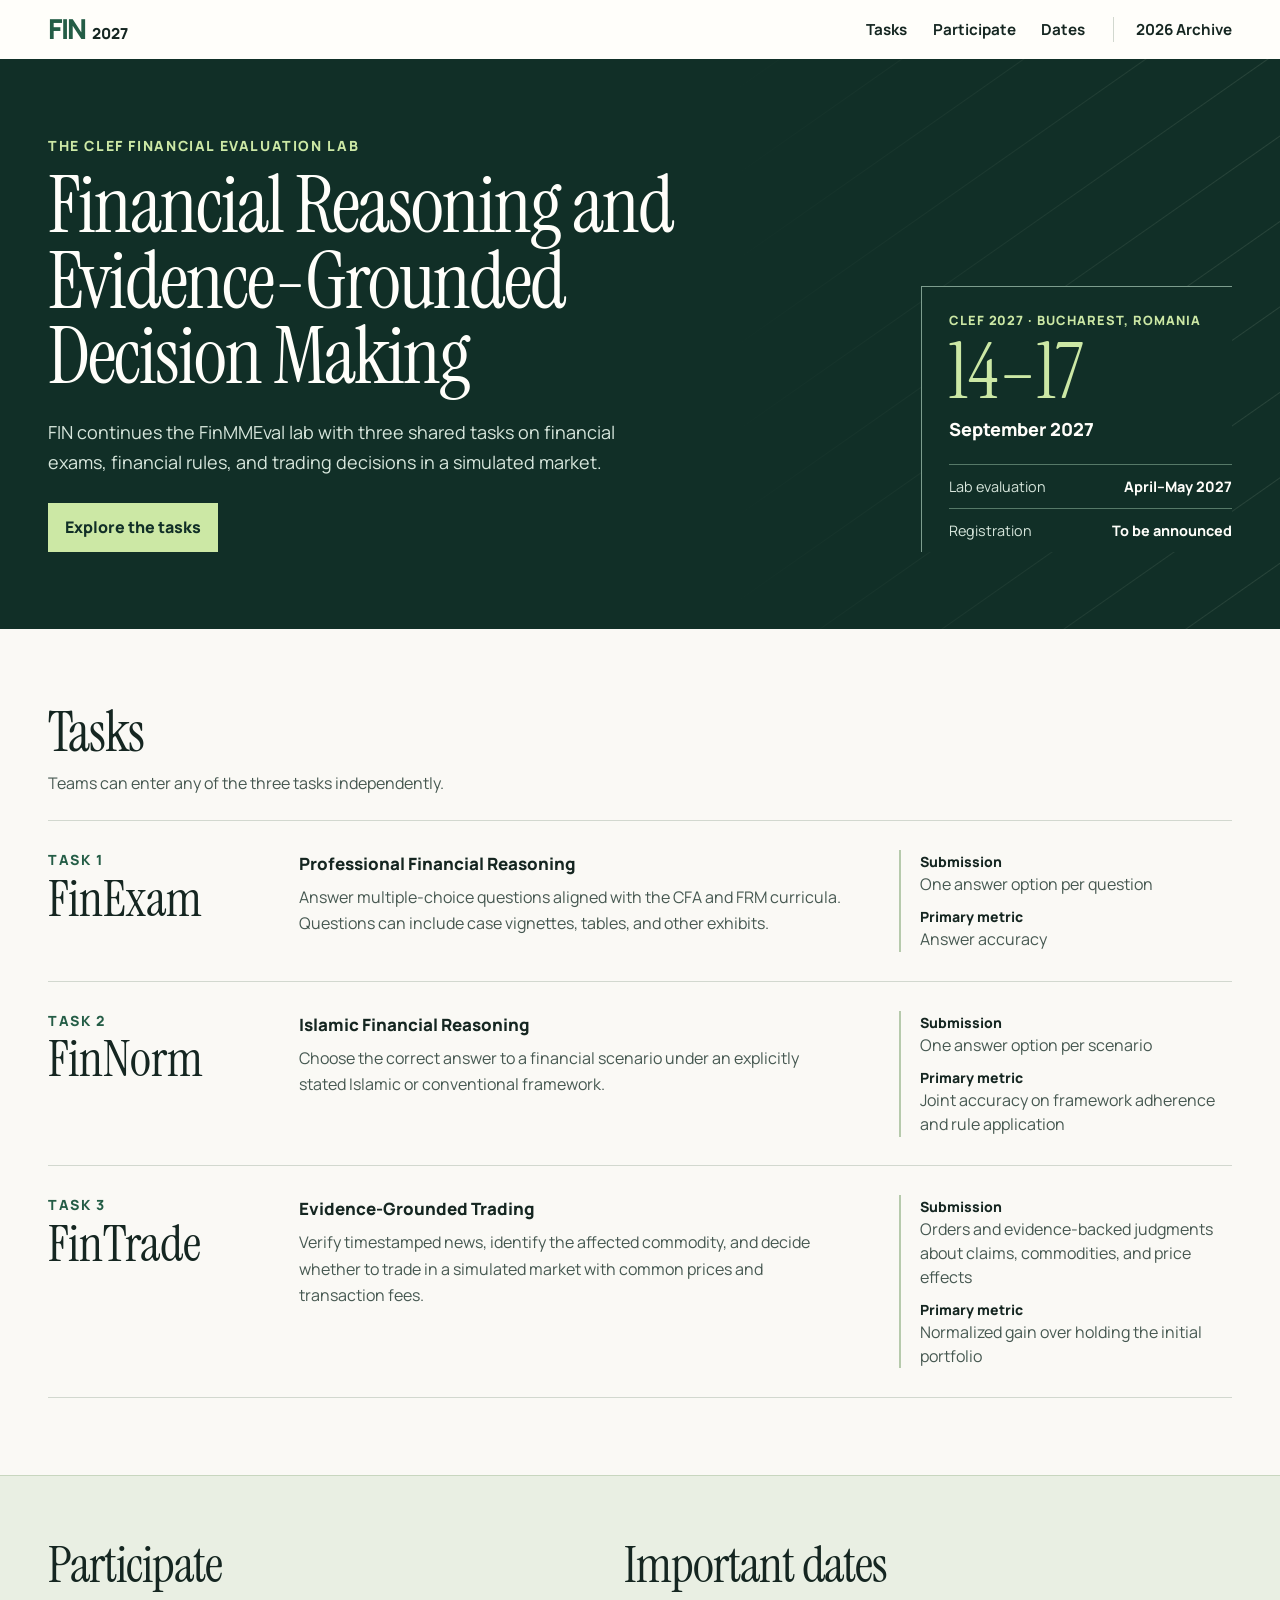
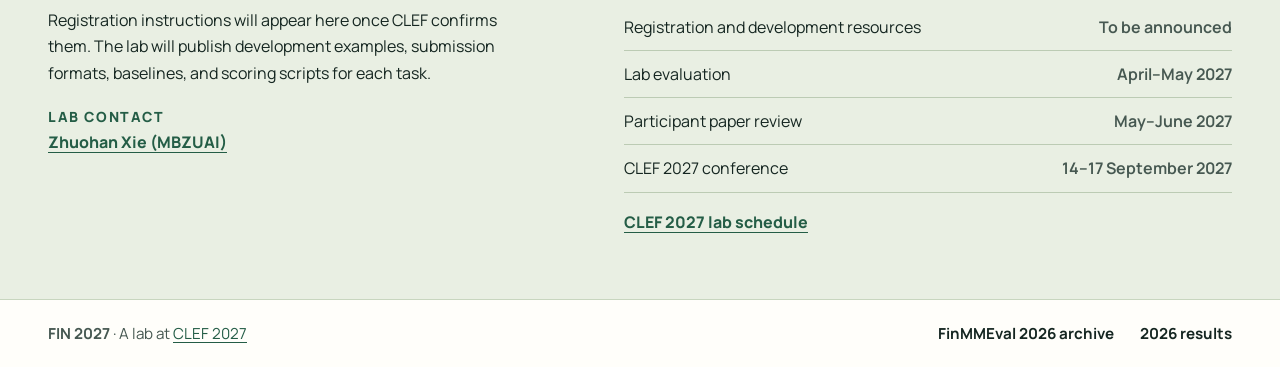
<file: docs/2027/index.html>
<!doctype html>
<html lang="en">
<head>
  <meta charset="utf-8">
  <meta name="viewport" content="width=device-width, initial-scale=1">
  <title>FIN 2027 · CLEF Financial Evaluation Lab</title>
  <meta name="description" content="FIN 2027 is the second edition of the CLEF financial evaluation lab. Find tasks, participation details, and the evaluation schedule.">
  <link rel="icon" href="../images/favicon.png">
  <link rel="preconnect" href="https://fonts.googleapis.com">
  <link rel="preconnect" href="https://fonts.gstatic.com" crossorigin>
  <link href="https://fonts.googleapis.com/css2?family=Instrument+Serif&family=Manrope:wght@400..800&display=swap" rel="stylesheet">
  <link rel="stylesheet" href="site.css">
</head>
<body>
  <a class="skip-link" href="#main">Skip to content</a>

  <header class="masthead">
    <div class="shell masthead-inner">
      <a class="wordmark" href="./" aria-current="page"><span>FIN</span> 2027</a>
      <nav aria-label="Main navigation">
        <a href="#tasks">Tasks</a>
        <a href="#participate">Participate</a>
        <a href="#dates">Dates</a>
        <a class="archive-link" href="../">2026 Archive</a>
      </nav>
    </div>
  </header>

  <main id="main">
    <section class="hero" aria-labelledby="page-title">
      <div class="shell hero-inner">
        <div class="hero-copy">
          <p class="eyebrow">The CLEF financial evaluation lab</p>
          <h1 id="page-title">Financial Reasoning and <span>Evidence-Grounded</span> Decision Making</h1>
          <p class="hero-intro">FIN continues the FinMMEval lab with three shared tasks on financial exams, financial rules, and trading decisions in a simulated market.</p>
          <a class="button" href="#tasks">Explore the tasks</a>
        </div>

        <aside class="event" aria-label="CLEF 2027 conference and campaign dates">
          <p class="eyebrow">CLEF 2027 · Bucharest, Romania</p>
          <p class="event-day">14–17</p>
          <p class="event-month">September 2027</p>
          <dl class="event-status">
            <div><dt>Lab evaluation</dt><dd>April–May 2027</dd></div>
            <div><dt>Registration</dt><dd>To be announced</dd></div>
          </dl>
        </aside>
      </div>
    </section>

    <section class="shell section" id="tasks" aria-labelledby="tasks-heading">
      <div class="section-heading">
        <h2 id="tasks-heading">Tasks</h2>
        <p>Teams can enter any of the three tasks independently.</p>
      </div>

      <article class="task" id="finexam">
        <div class="task-label">
          <p class="eyebrow">Task 1</p>
          <h3>FinExam</h3>
        </div>
        <div class="task-description">
          <p class="task-name">Professional Financial Reasoning</p>
          <p>Answer multiple-choice questions aligned with the CFA and FRM curricula. Questions can include case vignettes, tables, and other exhibits.</p>
        </div>
        <dl class="task-details">
          <div><dt>Submission</dt><dd>One answer option per question</dd></div>
          <div><dt>Primary metric</dt><dd>Answer accuracy</dd></div>
        </dl>
      </article>

      <article class="task" id="finnorm">
        <div class="task-label">
          <p class="eyebrow">Task 2</p>
          <h3>FinNorm</h3>
        </div>
        <div class="task-description">
          <p class="task-name">Islamic Financial Reasoning</p>
          <p>Choose the correct answer to a financial scenario under an explicitly stated Islamic or conventional framework.</p>
        </div>
        <dl class="task-details">
          <div><dt>Submission</dt><dd>One answer option per scenario</dd></div>
          <div><dt>Primary metric</dt><dd>Joint accuracy on framework adherence and rule application</dd></div>
        </dl>
      </article>

      <article class="task" id="fintrade">
        <div class="task-label">
          <p class="eyebrow">Task 3</p>
          <h3>FinTrade</h3>
        </div>
        <div class="task-description">
          <p class="task-name">Evidence-Grounded Trading</p>
          <p>Verify timestamped news, identify the affected commodity, and decide whether to trade in a simulated market with common prices and transaction fees.</p>
        </div>
        <dl class="task-details">
          <div><dt>Submission</dt><dd>Orders and evidence-backed judgments about claims, commodities, and price effects</dd></div>
          <div><dt>Primary metric</dt><dd>Normalized gain over holding the initial portfolio</dd></div>
        </dl>
      </article>
    </section>

    <div class="details-band">
      <div class="shell details-inner">
        <section id="participate" aria-labelledby="participate-heading">
          <h2 id="participate-heading">Participate</h2>
          <p>Registration instructions will appear here once CLEF confirms them. The lab will publish development examples, submission formats, baselines, and scoring scripts for each task.</p>
          <p class="contact"><span class="eyebrow">Lab contact</span><br><a href="mailto:zhuohan.xie@mbzuai.ac.ae">Zhuohan Xie (MBZUAI)</a></p>
        </section>

        <section id="dates" aria-labelledby="dates-heading">
          <h2 id="dates-heading">Important dates</h2>
          <dl class="timeline">
            <div><dt>Registration and development resources</dt><dd>To be announced</dd></div>
            <div><dt>Lab evaluation</dt><dd>April–May 2027</dd></div>
            <div><dt>Participant paper review</dt><dd>May–June 2027</dd></div>
            <div><dt>CLEF 2027 conference</dt><dd>14–17 September 2027</dd></div>
          </dl>
          <a href="https://clef2027.clef-initiative.eu/calls/labs/">CLEF 2027 lab schedule</a>
        </section>
      </div>
    </div>
  </main>

  <footer class="site-footer">
    <div class="shell footer-inner">
      <p><strong>FIN 2027</strong> · A lab at <a href="https://clef2027.clef-initiative.eu/">CLEF 2027</a></p>
      <nav aria-label="Previous edition">
        <a href="../">FinMMEval 2026 archive</a>
        <a href="../results.html">2026 results</a>
      </nav>
    </div>
  </footer>
</body>
</html>
</file>
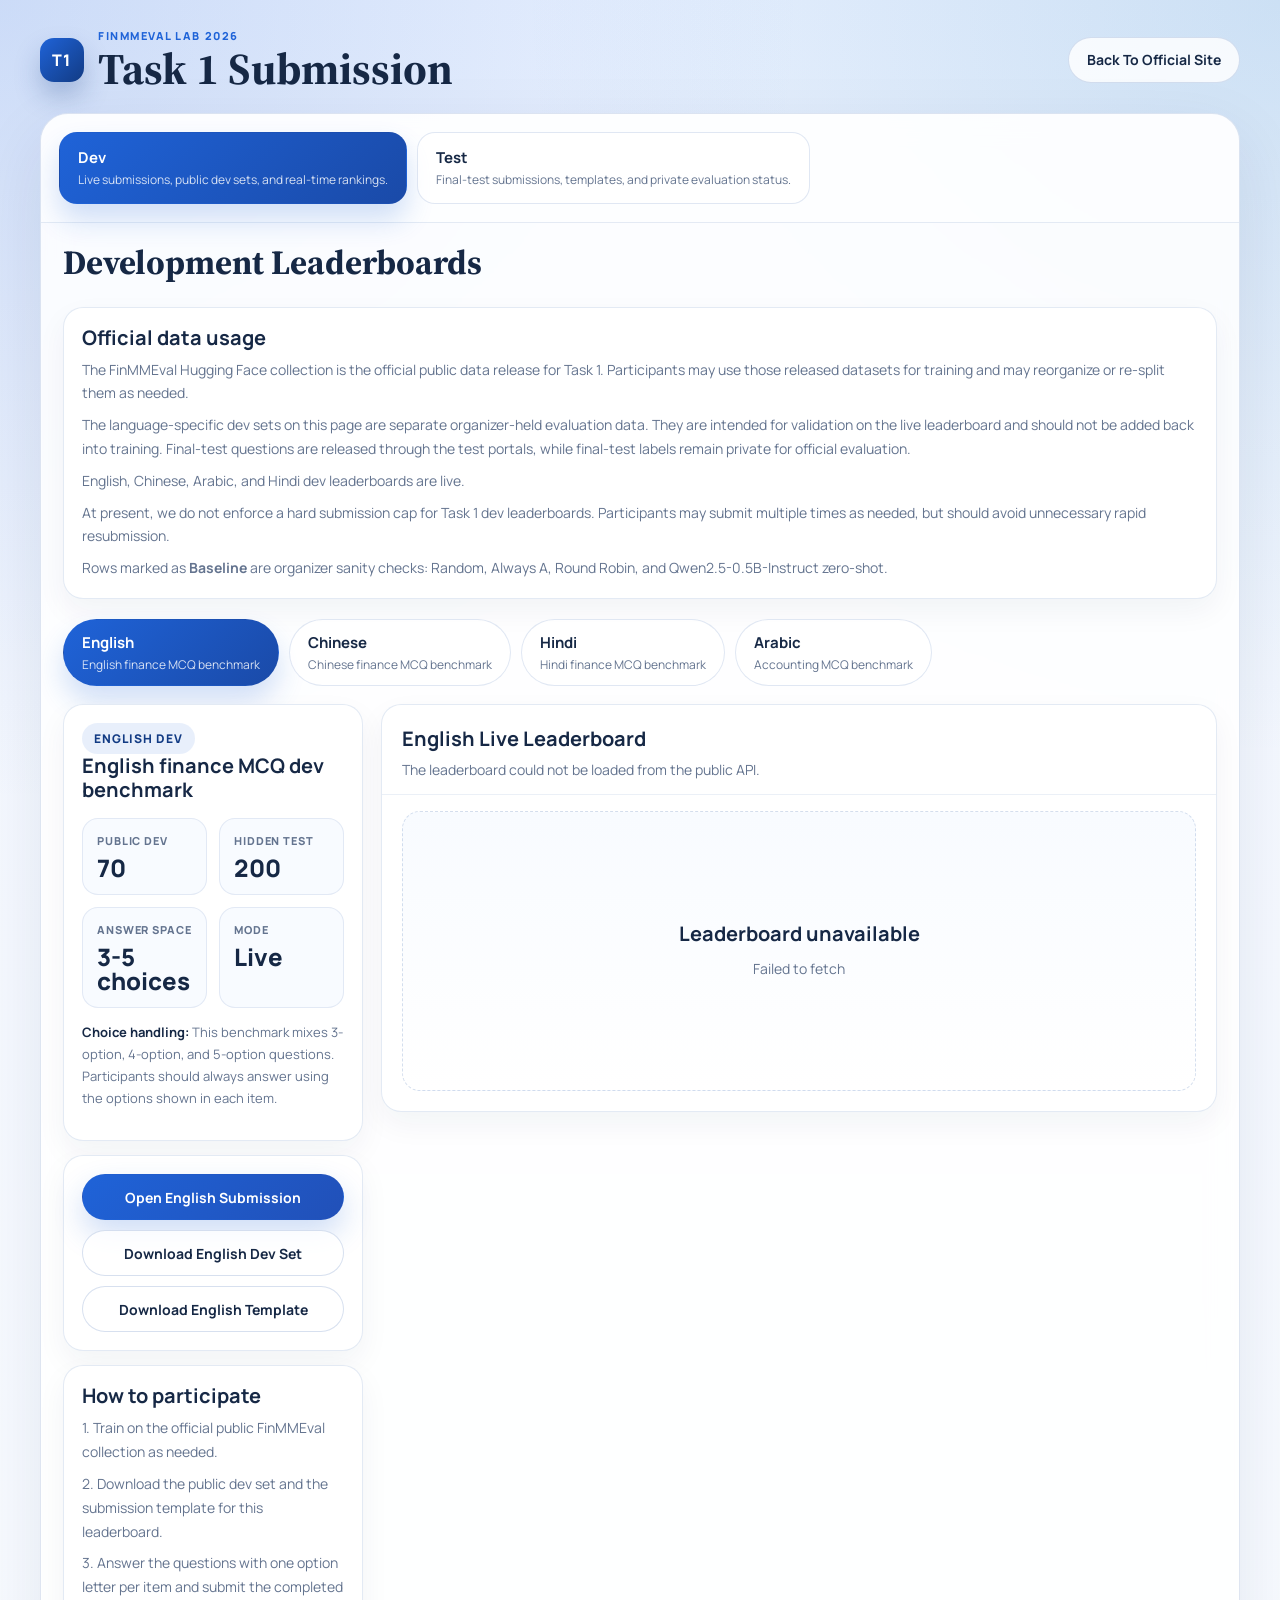
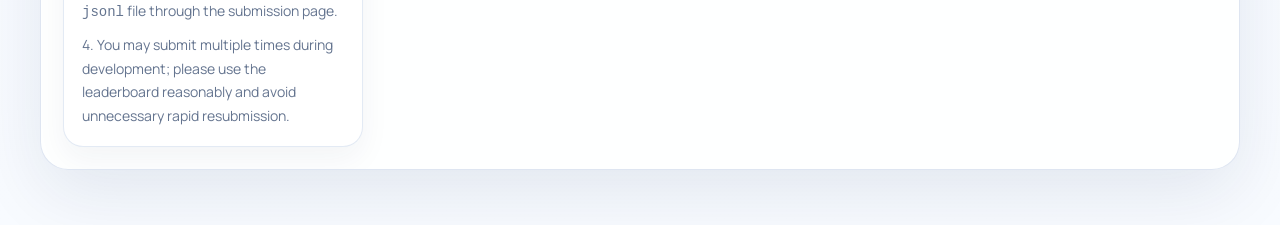
<file: docs/task1-dev.html>
<!doctype html>
<html lang="en">
<head>
  <meta charset="utf-8" />
  <meta name="viewport" content="width=device-width, initial-scale=1" />
  <title>FinMMEval Task 1 Submission</title>
  <link rel="preconnect" href="https://fonts.googleapis.com">
  <link rel="preconnect" href="https://fonts.gstatic.com" crossorigin>
  <link href="https://fonts.googleapis.com/css2?family=Manrope:wght@400;500;600;700;800&family=Source+Serif+4:wght@600;700&display=swap" rel="stylesheet">
  <style>
    :root {
      --bg: #edf3ff;
      --ink: #162845;
      --muted: #64748f;
      --panel: rgba(255, 255, 255, 0.86);
      --panel-strong: #ffffff;
      --line: rgba(145, 170, 210, 0.3);
      --accent: #1f63d8;
      --accent-deep: #123b84;
      --accent-soft: rgba(31, 99, 216, 0.1);
      --success-soft: rgba(21, 128, 61, 0.12);
      --shadow: 0 24px 70px rgba(16, 38, 74, 0.09);
      --radius-lg: 28px;
      --radius-md: 20px;
      --radius-sm: 14px;
    }

    * { box-sizing: border-box; }

    html {
      scroll-behavior: smooth;
    }

    body {
      margin: 0;
      min-height: 100vh;
      color: var(--ink);
      font-family: "Manrope", sans-serif;
      background:
        radial-gradient(circle at top left, rgba(70, 121, 214, 0.18), transparent 36%),
        radial-gradient(circle at top right, rgba(27, 120, 180, 0.14), transparent 34%),
        linear-gradient(180deg, #e9f1ff 0%, #f4f8ff 36%, #f8fbff 100%);
    }

    a {
      color: inherit;
      text-decoration: none;
    }

    .shell {
      max-width: 1240px;
      margin: 0 auto;
      padding: 28px 20px 56px;
    }

    .topbar {
      display: flex;
      align-items: center;
      justify-content: space-between;
      gap: 18px;
      margin-bottom: 18px;
    }

    .brand {
      display: flex;
      align-items: center;
      gap: 14px;
    }

    .brand-mark {
      width: 44px;
      height: 44px;
      border-radius: 14px;
      display: grid;
      place-items: center;
      background: linear-gradient(135deg, #1f63d8 0%, #123b84 100%);
      color: #fff;
      font-weight: 800;
      letter-spacing: 0.08em;
      box-shadow: 0 14px 26px rgba(18, 59, 132, 0.25);
    }

    .brand-copy {
      display: flex;
      flex-direction: column;
      gap: 4px;
    }

    .kicker {
      font-size: 11px;
      font-weight: 800;
      text-transform: uppercase;
      letter-spacing: 0.14em;
      color: var(--accent);
    }

    .title {
      font-family: "Source Serif 4", serif;
      font-size: clamp(28px, 5vw, 44px);
      line-height: 1;
      margin: 0;
    }

    .button {
      display: inline-flex;
      align-items: center;
      justify-content: center;
      min-height: 46px;
      padding: 0 18px;
      border-radius: 999px;
      border: 1px solid transparent;
      font-size: 14px;
      font-weight: 700;
      transition: 0.18s ease;
    }

    .button:hover {
      transform: translateY(-1px);
    }

    .button.primary {
      background: linear-gradient(135deg, #1f63d8 0%, #2150b8 100%);
      color: white;
      box-shadow: 0 14px 30px rgba(31, 99, 216, 0.22);
    }

    .button.secondary {
      background: rgba(255, 255, 255, 0.82);
      border-color: rgba(145, 170, 210, 0.36);
      color: var(--ink);
    }

    .frame {
      margin-top: 22px;
      background: var(--panel);
      border: 1px solid var(--line);
      border-radius: var(--radius-lg);
      box-shadow: var(--shadow);
      backdrop-filter: blur(14px);
      overflow: hidden;
    }

    .stage-tabs {
      display: flex;
      gap: 10px;
      padding: 18px;
      border-bottom: 1px solid rgba(145, 170, 210, 0.24);
      background: rgba(255, 255, 255, 0.42);
    }

    .stage-tab,
    .language-tab,
    .test-language-tab {
      border: 1px solid rgba(145, 170, 210, 0.28);
      background: rgba(255, 255, 255, 0.7);
      color: var(--ink);
      cursor: pointer;
      transition: 0.18s ease;
      font: inherit;
    }

    .stage-tab {
      min-width: 150px;
      padding: 14px 18px;
      border-radius: 18px;
      text-align: left;
    }

    .stage-tab strong,
    .language-tab strong,
    .test-language-tab strong {
      display: block;
      font-size: 15px;
      margin-bottom: 3px;
    }

    .stage-tab span {
      display: block;
      font-size: 12px;
      line-height: 1.5;
      color: var(--muted);
    }

    .stage-tab.active,
    .language-tab.active,
    .test-language-tab.active {
      background: linear-gradient(135deg, #1f63d8 0%, #1a4aa8 100%);
      color: white;
      border-color: transparent;
      box-shadow: 0 16px 28px rgba(31, 99, 216, 0.2);
    }

    .stage-tab.active span,
    .language-tab.active span,
    .test-language-tab.active span {
      color: rgba(255, 255, 255, 0.82);
    }

    .stage-panel {
      display: none;
      padding: 22px;
    }

    .stage-panel.active {
      display: block;
    }

    .dev-header {
      display: flex;
      align-items: end;
      justify-content: space-between;
      gap: 18px;
      margin-bottom: 18px;
    }

    .section-title {
      margin: 0 0 8px;
      font-family: "Source Serif 4", serif;
      font-size: clamp(24px, 3vw, 34px);
      line-height: 1.05;
    }

    .language-tabs {
      display: flex;
      flex-wrap: wrap;
      gap: 10px;
      margin-bottom: 18px;
    }

    .language-tab,
    .test-language-tab {
      border-radius: 999px;
      padding: 12px 18px;
      text-align: left;
    }

    .language-tab span,
    .test-language-tab span {
      display: block;
      font-size: 12px;
      color: var(--muted);
    }

    .language-panel,
    .test-language-panel {
      display: none;
    }

    .language-panel.active,
    .test-language-panel.active {
      display: block;
    }

    .dev-grid {
      display: grid;
      grid-template-columns: 300px minmax(0, 1fr);
      gap: 18px;
      align-items: start;
    }

    .stack {
      display: grid;
      gap: 14px;
    }

    .card {
      background: var(--panel-strong);
      border: 1px solid rgba(145, 170, 210, 0.25);
      border-radius: var(--radius-md);
      box-shadow: 0 12px 30px rgba(16, 38, 74, 0.05);
    }

    .card.pad {
      padding: 18px;
    }

    .meta-head {
      display: flex;
      align-items: start;
      justify-content: space-between;
      gap: 12px;
      margin-bottom: 16px;
    }

    .language-label {
      display: inline-flex;
      align-items: center;
      gap: 8px;
      padding: 7px 12px;
      border-radius: 999px;
      background: var(--accent-soft);
      color: var(--accent-deep);
      font-size: 12px;
      font-weight: 800;
      text-transform: uppercase;
      letter-spacing: 0.08em;
    }

    .meta-title {
      margin: 0;
      font-size: 20px;
      line-height: 1.2;
    }

    .meta-copy {
      margin: 8px 0 0;
      color: var(--muted);
      font-size: 14px;
      line-height: 1.7;
    }

    .metric-grid {
      display: grid;
      grid-template-columns: repeat(2, minmax(0, 1fr));
      gap: 12px;
    }

    .metric {
      border-radius: 16px;
      padding: 14px;
      background: #f8fbff;
      border: 1px solid rgba(145, 170, 210, 0.22);
    }

    .metric-label {
      font-size: 11px;
      color: var(--muted);
      font-weight: 800;
      letter-spacing: 0.08em;
      text-transform: uppercase;
      margin-bottom: 8px;
    }

    .metric-value {
      font-size: 24px;
      font-weight: 800;
      line-height: 1;
    }

    .metric-note {
      margin-top: 8px;
      font-size: 12px;
      color: var(--muted);
      line-height: 1.6;
    }

    .actions-grid {
      display: grid;
      gap: 10px;
    }

    .tiny-note {
      color: var(--muted);
      font-size: 13px;
      line-height: 1.7;
    }

    .tiny-note strong {
      color: var(--ink);
    }

    .leaderboard-card {
      overflow: hidden;
    }

    .leaderboard-head {
      display: flex;
      align-items: start;
      justify-content: space-between;
      gap: 14px;
      padding: 20px 20px 12px;
      border-bottom: 1px solid rgba(145, 170, 210, 0.18);
    }

    .leaderboard-head h3 {
      margin: 0;
      font-size: 20px;
    }

    .leaderboard-head p {
      margin: 6px 0 0;
      color: var(--muted);
      font-size: 14px;
      line-height: 1.7;
      max-width: 620px;
    }

    .leaderboard-status {
      text-align: right;
      font-size: 12px;
      color: var(--muted);
      line-height: 1.6;
      white-space: nowrap;
    }

    .leaderboard-summary {
      display: grid;
      grid-template-columns: repeat(3, minmax(0, 1fr));
      gap: 12px;
      padding: 16px 20px 0;
    }

    .summary-card {
      border-radius: 16px;
      padding: 14px 16px;
      background: linear-gradient(180deg, #f7faff 0%, #ffffff 100%);
      border: 1px solid rgba(145, 170, 210, 0.22);
    }

    .summary-card strong {
      display: block;
      font-size: 28px;
      line-height: 1;
      margin-top: 8px;
    }

    .summary-card span {
      font-size: 12px;
      font-weight: 800;
      color: var(--muted);
      text-transform: uppercase;
      letter-spacing: 0.08em;
    }

    .table-shell {
      padding: 16px 20px 20px;
    }

    table {
      width: 100%;
      border-collapse: collapse;
    }

    th,
    td {
      padding: 14px 12px;
      text-align: left;
      border-bottom: 1px solid rgba(145, 170, 210, 0.18);
      font-size: 14px;
      vertical-align: middle;
    }

    th {
      font-size: 12px;
      color: var(--muted);
      font-weight: 800;
      text-transform: uppercase;
      letter-spacing: 0.08em;
    }

    tbody tr:hover {
      background: rgba(31, 99, 216, 0.04);
    }

    .rank-badge {
      display: inline-flex;
      align-items: center;
      justify-content: center;
      min-width: 34px;
      height: 34px;
      padding: 0 10px;
      border-radius: 999px;
      background: var(--accent-soft);
      color: var(--accent-deep);
      font-weight: 800;
    }

    .team-name {
      font-weight: 700;
      color: var(--ink);
    }

    .team-meta {
      margin-top: 0.35rem;
      display: flex;
      flex-wrap: wrap;
      gap: 0.4rem;
    }

    .team-pill {
      display: inline-flex;
      align-items: center;
      border-radius: 999px;
      padding: 0.25rem 0.6rem;
      font-size: 0.68rem;
      font-weight: 800;
      letter-spacing: 0.06em;
      text-transform: uppercase;
      background: rgba(145, 170, 210, 0.16);
      color: var(--muted);
    }

    .team-pill.baseline {
      background: rgba(217, 119, 6, 0.12);
      color: #9a3412;
    }

    .team-pill.participant {
      background: rgba(31, 99, 216, 0.12);
      color: var(--accent-deep);
    }

    tbody tr.baseline-row {
      background: linear-gradient(180deg, rgba(245, 158, 11, 0.08), rgba(245, 158, 11, 0.02));
    }

    tbody tr.baseline-row:hover {
      background: linear-gradient(180deg, rgba(245, 158, 11, 0.12), rgba(245, 158, 11, 0.04));
    }

    .score {
      font-weight: 800;
      color: var(--accent-deep);
    }

    .empty-state,
    .error-state,
    .loading-state {
      display: grid;
      place-items: center;
      min-height: 280px;
      border-radius: 18px;
      border: 1px dashed rgba(145, 170, 210, 0.38);
      background: linear-gradient(180deg, #f8fbff 0%, #ffffff 100%);
      padding: 28px;
      text-align: center;
    }

    .empty-state strong,
    .error-state strong,
    .loading-state strong {
      display: block;
      font-size: 20px;
      margin-bottom: 10px;
    }

    .empty-state p,
    .error-state p,
    .loading-state p {
      margin: 0;
      max-width: 540px;
      color: var(--muted);
      line-height: 1.7;
      font-size: 14px;
    }

    @media (max-width: 1040px) {
      .dev-grid {
        grid-template-columns: 1fr;
      }

      .leaderboard-summary {
        grid-template-columns: 1fr;
      }
    }

    @media (max-width: 720px) {
      .shell {
        padding-left: 14px;
        padding-right: 14px;
      }

      .topbar,
      .dev-header {
        flex-direction: column;
        align-items: start;
      }

      .stage-tabs {
        flex-direction: column;
      }

      .metric-grid {
        grid-template-columns: 1fr;
      }

      .leaderboard-head,
      .leaderboard-status {
        text-align: left;
      }

      th:nth-child(5),
      td:nth-child(5),
      th:nth-child(6),
      td:nth-child(6) {
        display: none;
      }
    }
  </style>
</head>
<body>
  <div class="shell">
    <div class="topbar">
      <div>
        <div class="brand">
          <div class="brand-mark">T1</div>
          <div class="brand-copy">
            <div class="kicker">FinMMEval Lab 2026</div>
            <h1 class="title">Task 1 Submission</h1>
          </div>
        </div>
      </div>
      <a href="./" class="button secondary">Back To Official Site</a>
    </div>

    <section class="frame">
      <div class="stage-tabs">
        <button class="stage-tab active" data-stage="dev">
          <strong>Dev</strong>
          <span>Live submissions, public dev sets, and real-time rankings.</span>
        </button>
        <button class="stage-tab" data-stage="test">
          <strong>Test</strong>
          <span>Final-test submissions, templates, and private evaluation status.</span>
        </button>
      </div>

      <div class="stage-panel active" id="stage-dev">
        <div class="dev-header">
          <div>
            <h2 class="section-title">Development Leaderboards</h2>
          </div>
        </div>

        <div class="card pad" style="margin-bottom: 20px;">
          <h3 class="meta-title">Official data usage</h3>
          <p class="meta-copy">The FinMMEval Hugging Face collection is the official public data release for Task 1. Participants may use those released datasets for training and may reorganize or re-split them as needed.</p>
          <p class="meta-copy">The language-specific dev sets on this page are separate organizer-held evaluation data. They are intended for validation on the live leaderboard and should not be added back into training. Final-test questions are released through the test portals, while final-test labels remain private for official evaluation.</p>
          <p class="meta-copy">English, Chinese, Arabic, and Hindi dev leaderboards are live.</p>
          <p class="meta-copy">At present, we do not enforce a hard submission cap for Task 1 dev leaderboards. Participants may submit multiple times as needed, but should avoid unnecessary rapid resubmission.</p>
          <p class="meta-copy">Rows marked as <strong>Baseline</strong> are organizer sanity checks: Random, Always A, Round Robin, and Qwen2.5-0.5B-Instruct zero-shot.</p>
        </div>

        <div class="language-tabs">
          <button class="language-tab active" data-language="english">
            <strong>English</strong>
            <span>English finance MCQ benchmark</span>
          </button>
          <button class="language-tab" data-language="chinese">
            <strong>Chinese</strong>
            <span>Chinese finance MCQ benchmark</span>
          </button>
          <button class="language-tab" data-language="hindi">
            <strong>Hindi</strong>
            <span>Hindi finance MCQ benchmark</span>
          </button>
          <button class="language-tab" data-language="arabic">
            <strong>Arabic</strong>
            <span>Accounting MCQ benchmark</span>
          </button>
        </div>

        <div class="language-panel active" id="panel-english"></div>
        <div class="language-panel" id="panel-chinese"></div>
        <div class="language-panel" id="panel-arabic"></div>
        <div class="language-panel" id="panel-hindi"></div>
      </div>

      <div class="stage-panel" id="stage-test">
        <div class="dev-header">
          <div>
            <h2 class="section-title">Final Test Submissions</h2>
          </div>
        </div>

        <div class="card pad" style="margin-bottom: 20px;">
          <h3 class="meta-title">Official final-test results</h3>
          <p class="meta-copy"><strong>Final deadline:</strong> 25 May 2026 AoE. The Task 1 and Task 2 final-test submission window has closed.</p>
          <p class="meta-copy">Official Task 1 and Task 2 final leaderboards have been released after organizer-side validation. The status tables below remain available for submission-history checks.</p>
          <p class="meta-copy"><a href="results.html">Open the final leaderboards</a>.</p>
        </div>

        <div class="language-tabs">
          <button class="test-language-tab active" data-test-language="english">
            <strong>English</strong>
            <span>English finance MCQ benchmark</span>
          </button>
          <button class="test-language-tab" data-test-language="chinese">
            <strong>Chinese</strong>
            <span>Chinese finance MCQ benchmark</span>
          </button>
          <button class="test-language-tab" data-test-language="hindi">
            <strong>Hindi</strong>
            <span>Hindi finance MCQ benchmark</span>
          </button>
          <button class="test-language-tab" data-test-language="arabic">
            <strong>Arabic</strong>
            <span>Accounting MCQ benchmark</span>
          </button>
        </div>

        <div class="test-language-panel active" id="test-panel-english"></div>
        <div class="test-language-panel" id="test-panel-chinese"></div>
        <div class="test-language-panel" id="test-panel-arabic"></div>
        <div class="test-language-panel" id="test-panel-hindi"></div>
          </div>
    </section>
  </div>

  <script>
    const LANGUAGE_CONFIG = {
      english: {
        label: "English",
        subtitle: "English finance MCQ dev benchmark",
        description: "",
        devCount: 70,
        hiddenCount: 200,
        answerSpace: "3-5 choices",
        answerNote: "This benchmark mixes 3-option, 4-option, and 5-option questions. Participants should always answer using the options shown in each item.",
        submitUrl: "https://mbzuai-finmmeval-task1-english-dev-portal.hf.space/task1/dev/submit",
        downloadUrl: "https://mbzuai-finmmeval-task1-english-dev-portal.hf.space/api/task1/devset/download",
        templateUrl: "https://mbzuai-finmmeval-task1-english-dev-portal.hf.space/api/task1/template/download",
        leaderboardApi: "https://mbzuai-finmmeval-task1-english-dev-portal.hf.space/api/task1/leaderboard",
      },
      chinese: {
        label: "Chinese",
        subtitle: "Chinese finance MCQ dev benchmark",
        description: "",
        devCount: 71,
        hiddenCount: 200,
        answerSpace: "3-5 choices",
        answerNote: "This benchmark mixes 3-option, 4-option, and 5-option questions. Participants should always answer using the options shown in each item.",
        submitUrl: "https://mbzuai-finmmeval-task1-chinese-dev-portal.hf.space/task1/dev/submit",
        downloadUrl: "https://mbzuai-finmmeval-task1-chinese-dev-portal.hf.space/api/task1/devset/download",
        templateUrl: "https://mbzuai-finmmeval-task1-chinese-dev-portal.hf.space/api/task1/template/download",
        leaderboardApi: "https://mbzuai-finmmeval-task1-chinese-dev-portal.hf.space/api/task1/leaderboard",
      },
      arabic: {
        label: "Arabic",
        subtitle: "Accounting and auditing MCQ dev benchmark",
        description: "",
        devCount: 97,
        hiddenCount: 200,
        answerSpace: "4-5 choices",
        answerNote: "This benchmark mixes 4-option and 5-option questions. Participants should always answer using the options shown in each item.",
        submitUrl: "https://mbzuai-finmmeval-task1-arabic-dev-portal.hf.space/task1/dev/submit",
        downloadUrl: "https://mbzuai-finmmeval-task1-arabic-dev-portal.hf.space/api/task1/devset/download",
        templateUrl: "https://mbzuai-finmmeval-task1-arabic-dev-portal.hf.space/api/task1/template/download",
        leaderboardApi: "https://mbzuai-finmmeval-task1-arabic-dev-portal.hf.space/api/task1/leaderboard",
      },
      hindi: {
        label: "Hindi",
        subtitle: "Hindi finance MCQ dev benchmark",
        description: "",
        devCount: 100,
        hiddenCount: 200,
        answerSpace: "4 choices",
        answerNote: "All released Hindi dev questions use four answer choices.",
        submitUrl: "https://mbzuai-finmmeval-task1-hindi-dev-portal.hf.space/task1/dev/submit",
        downloadUrl: "https://mbzuai-finmmeval-task1-hindi-dev-portal.hf.space/api/task1/devset/download",
        templateUrl: "https://mbzuai-finmmeval-task1-hindi-dev-portal.hf.space/api/task1/template/download",
        leaderboardApi: "https://mbzuai-finmmeval-task1-hindi-dev-portal.hf.space/api/task1/leaderboard",
      },
    };

    const TEST_LANGUAGE_CONFIG = {
      english: {
        label: "English",
        subtitle: "English finance MCQ final test benchmark",
        testCount: 200,
        answerSpace: "3-5 choices",
        answerNote: "This benchmark mixes 3-option, 4-option, and 5-option questions. Participants should always answer using the options shown in each item.",
        submitUrl: "https://mbzuai-finmmeval-task1-english-final-portal.hf.space/task1/dev/submit",
        downloadUrl: "https://mbzuai-finmmeval-task1-english-final-portal.hf.space/api/task1/devset/download",
        templateUrl: "https://mbzuai-finmmeval-task1-english-final-portal.hf.space/api/task1/template/download",
        statusUrl: "https://mbzuai-finmmeval-task1-english-final-portal.hf.space/task1/dev/leaderboard",
        statusApi: "https://mbzuai-finmmeval-task1-english-final-portal.hf.space/api/task1/leaderboard",
      },
      chinese: {
        label: "Chinese",
        subtitle: "Chinese finance MCQ final test benchmark",
        testCount: 200,
        answerSpace: "3-5 choices",
        answerNote: "This benchmark mixes 3-option, 4-option, and 5-option questions. Participants should always answer using the options shown in each item.",
        submitUrl: "https://mbzuai-finmmeval-task1-chinese-final-portal.hf.space/task1/dev/submit",
        downloadUrl: "https://mbzuai-finmmeval-task1-chinese-final-portal.hf.space/api/task1/devset/download",
        templateUrl: "https://mbzuai-finmmeval-task1-chinese-final-portal.hf.space/api/task1/template/download",
        statusUrl: "https://mbzuai-finmmeval-task1-chinese-final-portal.hf.space/task1/dev/leaderboard",
        statusApi: "https://mbzuai-finmmeval-task1-chinese-final-portal.hf.space/api/task1/leaderboard",
      },
      arabic: {
        label: "Arabic",
        subtitle: "Accounting and auditing MCQ final test benchmark",
        testCount: 200,
        answerSpace: "4-5 choices",
        answerNote: "This benchmark mixes 4-option and 5-option questions. Participants should always answer using the options shown in each item.",
        submitUrl: "https://mbzuai-finmmeval-task1-arabic-final-portal.hf.space/task1/dev/submit",
        downloadUrl: "https://mbzuai-finmmeval-task1-arabic-final-portal.hf.space/api/task1/devset/download",
        templateUrl: "https://mbzuai-finmmeval-task1-arabic-final-portal.hf.space/api/task1/template/download",
        statusUrl: "https://mbzuai-finmmeval-task1-arabic-final-portal.hf.space/task1/dev/leaderboard",
        statusApi: "https://mbzuai-finmmeval-task1-arabic-final-portal.hf.space/api/task1/leaderboard",
      },
      hindi: {
        label: "Hindi",
        subtitle: "Hindi finance MCQ final test benchmark",
        testCount: 200,
        answerSpace: "4 choices",
        answerNote: "All Hindi final-test questions use four answer choices.",
        submitUrl: "https://mbzuai-finmmeval-task1-hindi-final-portal.hf.space/task1/dev/submit",
        downloadUrl: "https://mbzuai-finmmeval-task1-hindi-final-portal.hf.space/api/task1/devset/download",
        templateUrl: "https://mbzuai-finmmeval-task1-hindi-final-portal.hf.space/api/task1/template/download",
        statusUrl: "https://mbzuai-finmmeval-task1-hindi-final-portal.hf.space/task1/dev/leaderboard",
        statusApi: "https://mbzuai-finmmeval-task1-hindi-final-portal.hf.space/api/task1/leaderboard",
      },
    };

    function baselineTypeLabel(row) {
      const name = String(row.display_name || row.model_name || "").toLowerCase();
      const baselineMatchers = [
        "random baseline",
        "always a",
        "round robin",
        "qwen2.5-0.5b-instruct zero shot",
        "llm zero-shot",
      ];
      return baselineMatchers.some((token) => name.includes(token)) ? "Baseline" : "Participant";
    }

    function normalizedDisplayName(row) {
      const rawName = String(row.display_name || row.model_name || "");
      return rawName.replace(/\s+(Arabic|Hindi|English|Chinese)\s*$/i, "").trim();
    }

    const leaderboardCache = {};
    const testLeaderboardCache = {};
    let currentStage = "dev";
    let currentLanguage = "english";
    let currentTestLanguage = "english";

    function formatPercent(value) {
      const number = Number(value || 0) * 100;
      return `${number.toFixed(2)}%`;
    }

    function formatTimestamp(value) {
      if (!value) {
        return "Not available";
      }
      const date = new Date(value);
      if (Number.isNaN(date.getTime())) {
        return value;
      }
      return `${date.toLocaleString("en-US", {
        timeZone: "UTC",
        year: "numeric",
        month: "short",
        day: "2-digit",
        hour: "2-digit",
        minute: "2-digit",
        second: "2-digit",
        hour12: false,
      })} UTC`;
    }

    function escapeHtml(value) {
      return String(value ?? "")
        .replaceAll("&", "&amp;")
        .replaceAll("<", "&lt;")
        .replaceAll(">", "&gt;")
        .replaceAll('"', "&quot;")
        .replaceAll("'", "&#39;");
    }

    function renderTableRows(rows) {
      return rows.map((row) => {
        const uploadedAt = row.uploaded_at ? formatTimestamp(row.uploaded_at) : "Unknown";
        const displayName = normalizedDisplayName(row);
        const typeLabel = baselineTypeLabel(row);
        const isBaseline = typeLabel === "Baseline";
        return `
          <tr class="${isBaseline ? "baseline-row" : ""}">
            <td><span class="rank-badge">#${escapeHtml(row.rank)}</span></td>
            <td>
              <div class="team-name">${escapeHtml(displayName)}</div>
              <div class="team-meta">
                <span class="team-pill ${isBaseline ? "baseline" : "participant"}">${typeLabel}</span>
              </div>
            </td>
            <td class="score">${formatPercent(row.accuracy)}</td>
            <td>${escapeHtml(row.correct)}/${escapeHtml(row.total)}</td>
            <td>${formatPercent(row.coverage)}</td>
            <td>${escapeHtml(uploadedAt)}</td>
          </tr>
        `;
      }).join("");
    }

    function renderLeaderboardCard(language, state) {
      const config = LANGUAGE_CONFIG[language];

      if (state.status === "loading") {
        return `
          <div class="card leaderboard-card">
            <div class="leaderboard-head">
              <div>
                <h3>${escapeHtml(config.label)} Live Leaderboard</h3>
                <p>Fetching the latest leaderboard data directly from the public portal API.</p>
              </div>
            </div>
            <div class="table-shell">
              <div class="loading-state">
                <div>
                  <strong>Loading leaderboard</strong>
                  <p>The hub is requesting the latest ranking data for the ${escapeHtml(config.label)} benchmark.</p>
                </div>
              </div>
            </div>
          </div>
        `;
      }

      if (state.status === "error") {
        return `
          <div class="card leaderboard-card">
            <div class="leaderboard-head">
              <div>
                <h3>${escapeHtml(config.label)} Live Leaderboard</h3>
                <p>The leaderboard could not be loaded from the public API.</p>
              </div>
            </div>
            <div class="table-shell">
              <div class="error-state">
                <div>
                  <strong>Leaderboard unavailable</strong>
                  <p>${escapeHtml(state.message || "The public leaderboard API did not respond as expected. Please try again shortly.")}</p>
                </div>
              </div>
            </div>
          </div>
        `;
      }

      const payload = state.payload || {};
      const overall = Array.isArray(payload.overall) ? payload.overall : [];
      const dataset = payload.dataset || {};
      const topAccuracy = overall.length ? formatPercent(overall[0].accuracy) : "0.00%";
      const submissions = dataset.submission_count ?? overall.length;
      const lastUpdated = formatTimestamp(dataset.last_updated);

      let tableMarkup = `
        <div class="empty-state">
          <div>
            <strong>No submissions yet</strong>
            <p>The ${escapeHtml(config.label)} dev leaderboard is live, but no participant submissions have been recorded yet.</p>
          </div>
        </div>
      `;

      if (overall.length) {
        tableMarkup = `
          <table>
            <thead>
              <tr>
                <th>Rank</th>
                <th>Team</th>
                <th>Accuracy</th>
                <th>Correct</th>
                <th>Coverage</th>
                <th>Updated</th>
              </tr>
            </thead>
            <tbody>${renderTableRows(overall)}</tbody>
          </table>
        `;
      }

      return `
        <div class="card leaderboard-card">
          <div class="leaderboard-head">
            <div>
              <h3>${escapeHtml(config.label)} Live Leaderboard</h3>
            </div>
            <div class="leaderboard-status">
              <div>Last updated</div>
              <strong>${escapeHtml(lastUpdated)}</strong>
            </div>
          </div>
          <div class="leaderboard-summary">
            <div class="summary-card">
              <span>Submissions</span>
              <strong>${escapeHtml(submissions)}</strong>
            </div>
            <div class="summary-card">
              <span>Top Accuracy</span>
              <strong>${escapeHtml(topAccuracy)}</strong>
            </div>
            <div class="summary-card">
              <span>Leaderboard State</span>
              <strong>${overall.length ? "Live" : "Empty"}</strong>
            </div>
          </div>
          <div class="table-shell">${tableMarkup}</div>
        </div>
      `;
    }

    function renderTestStatusRows(rows) {
      return rows.map((row) => `
        <tr>
          <td>
            <div class="team-name">${escapeHtml(row.team_name || "Submitted team")}</div>
            <div class="team-meta">
              <span class="team-pill participant">Submitted</span>
            </div>
          </td>
          <td>${escapeHtml(formatTimestamp(row.uploaded_at))}</td>
          <td>${formatPercent(row.coverage)}</td>
          <td>${row.completed ? "completed" : "pending"}</td>
        </tr>
      `).join("");
    }

    function renderTestStatusCard(language, state) {
      const config = TEST_LANGUAGE_CONFIG[language];

      if (state.status === "loading") {
        return `
          <div class="card leaderboard-card">
            <div class="leaderboard-head">
              <div>
                <h3>${escapeHtml(config.label)} Final Test Status</h3>
                <p>Fetching the latest final-test submission status.</p>
              </div>
            </div>
            <div class="table-shell">
              <div class="loading-state">
                <div>
                  <strong>Loading submission status</strong>
                  <p>The hub is requesting the latest status data for the ${escapeHtml(config.label)} final test.</p>
                </div>
              </div>
            </div>
          </div>
        `;
      }

      if (state.status === "error") {
        return `
          <div class="card leaderboard-card">
            <div class="leaderboard-head">
              <div>
                <h3>${escapeHtml(config.label)} Final Test Status</h3>
                <p>The submission status could not be loaded from the public API.</p>
              </div>
            </div>
            <div class="table-shell">
              <div class="error-state">
                <div>
                  <strong>Status unavailable</strong>
                  <p>${escapeHtml(state.message || "The public status API did not respond as expected. Please try again shortly.")}</p>
                </div>
              </div>
            </div>
          </div>
        `;
      }

      const payload = state.payload || {};
      const rows = Array.isArray(payload.submissions) ? payload.submissions : [];
      const dataset = payload.dataset || {};
      const submissions = dataset.submission_count ?? rows.length;
      const completed = rows.filter((row) => row.completed).length;
      const lastUpdated = formatTimestamp(dataset.last_updated);

      let tableMarkup = `
        <div class="empty-state">
          <div>
            <strong>No submissions yet</strong>
            <p>No active ${escapeHtml(config.label)} final-test submissions have been recorded yet.</p>
          </div>
        </div>
      `;

      if (rows.length) {
        tableMarkup = `
          <table>
            <thead>
              <tr>
                <th>Team</th>
                <th>Updated</th>
                <th>Coverage</th>
                <th>Completed</th>
              </tr>
            </thead>
            <tbody>${renderTestStatusRows(rows)}</tbody>
          </table>
        `;
      }

      return `
        <div class="card leaderboard-card">
          <div class="leaderboard-head">
            <div>
              <h3>${escapeHtml(config.label)} Final Test Status</h3>
            </div>
            <div class="leaderboard-status">
              <div>Last updated</div>
              <strong>${escapeHtml(lastUpdated)}</strong>
            </div>
          </div>
          <div class="leaderboard-summary">
            <div class="summary-card">
              <span>Submissions</span>
              <strong>${escapeHtml(submissions)}</strong>
            </div>
            <div class="summary-card">
              <span>Completed</span>
              <strong>${escapeHtml(completed)}</strong>
            </div>
            <div class="summary-card">
              <span>Scores</span>
              <strong>Hidden</strong>
            </div>
          </div>
          <div class="table-shell">${tableMarkup}</div>
        </div>
      `;
    }

    function renderLanguagePanel(language) {
      const config = LANGUAGE_CONFIG[language];
      const target = document.getElementById(`panel-${language}`);
      const cachedState = leaderboardCache[language] || {status: "loading"};

      if (config.status === "paused") {
        target.innerHTML = `
          <div class="dev-grid">
            <div class="stack">
              <div class="card pad">
                <div class="meta-head">
                  <div>
                    <div class="language-label">${escapeHtml(config.label)} Dev</div>
                    <h3 class="meta-title">${escapeHtml(config.subtitle)}</h3>
                  </div>
                </div>
                <p class="meta-copy">${escapeHtml(config.pausedNote || "Stay tuned.")}</p>
              </div>
            </div>
          </div>
        `;
        return;
      }

      target.innerHTML = `
        <div class="dev-grid">
          <div class="stack">
            <div class="card pad">
              <div class="meta-head">
                <div>
                  <div class="language-label">${escapeHtml(config.label)} Dev</div>
                  <h3 class="meta-title">${escapeHtml(config.subtitle)}</h3>
                </div>
              </div>
              <div class="metric-grid">
                <div class="metric">
                  <div class="metric-label">Public Dev</div>
                  <div class="metric-value">${escapeHtml(config.devCount)}</div>
                </div>
                <div class="metric">
                  <div class="metric-label">Hidden Test</div>
                  <div class="metric-value">${escapeHtml(config.hiddenCount)}</div>
                </div>
                <div class="metric">
                  <div class="metric-label">Answer Space</div>
                  <div class="metric-value">${escapeHtml(config.answerSpace)}</div>
                </div>
                <div class="metric">
                  <div class="metric-label">Mode</div>
                  <div class="metric-value">Live</div>
                </div>
              </div>
              ${config.description ? `<p class="meta-copy">${escapeHtml(config.description)}</p>` : ""}
              <p class="tiny-note"><strong>Choice handling:</strong> ${escapeHtml(config.answerNote)}</p>
            </div>

            <div class="card pad">
              <div class="actions-grid">
                <a class="button primary" href="${escapeHtml(config.submitUrl)}">Open ${escapeHtml(config.label)} Submission</a>
                <a class="button secondary" href="${escapeHtml(config.downloadUrl)}">Download ${escapeHtml(config.label)} Dev Set</a>
                <a class="button secondary" href="${escapeHtml(config.templateUrl)}">Download ${escapeHtml(config.label)} Template</a>
              </div>
            </div>

            <div class="card pad">
              <h3 class="meta-title">How to participate</h3>
              <p class="meta-copy">1. Train on the official public FinMMEval collection as needed.</p>
              <p class="meta-copy">2. Download the public dev set and the submission template for this leaderboard.</p>
              <p class="meta-copy">3. Answer the questions with one option letter per item and submit the completed <code>jsonl</code> file through the submission page.</p>
              <p class="meta-copy">4. You may submit multiple times during development; please use the leaderboard reasonably and avoid unnecessary rapid resubmission.</p>
            </div>

          </div>

          <div>${renderLeaderboardCard(language, cachedState)}</div>
        </div>
      `;
    }

    function renderTestLanguagePanel(language) {
      const config = TEST_LANGUAGE_CONFIG[language];
      const target = document.getElementById(`test-panel-${language}`);
      const cachedState = testLeaderboardCache[language] || {status: "loading"};

      target.innerHTML = `
        <div class="dev-grid">
          <div class="stack">
            <div class="card pad">
              <div class="meta-head">
                <div>
                  <div class="language-label">${escapeHtml(config.label)} Test</div>
                  <h3 class="meta-title">${escapeHtml(config.subtitle)}</h3>
                </div>
              </div>
              <div class="metric-grid">
                <div class="metric">
                  <div class="metric-label">Final Test</div>
                  <div class="metric-value">${escapeHtml(config.testCount)}</div>
                </div>
                <div class="metric">
                  <div class="metric-label">Labels</div>
                  <div class="metric-value">Private</div>
                </div>
                <div class="metric">
                  <div class="metric-label">Answer Space</div>
                  <div class="metric-value">${escapeHtml(config.answerSpace)}</div>
                </div>
                <div class="metric">
                  <div class="metric-label">Mode</div>
                  <div class="metric-value">Open</div>
                </div>
              </div>
              <p class="tiny-note"><strong>Choice handling:</strong> ${escapeHtml(config.answerNote)}</p>
            </div>

            <div class="card pad">
              <div class="actions-grid">
                <a class="button primary" href="${escapeHtml(config.submitUrl)}">Open ${escapeHtml(config.label)} Submission</a>
                <a class="button secondary" href="${escapeHtml(config.downloadUrl)}">Download ${escapeHtml(config.label)} Test Set</a>
                <a class="button secondary" href="${escapeHtml(config.templateUrl)}">Download ${escapeHtml(config.label)} Template</a>
                <a class="button secondary" href="${escapeHtml(config.statusUrl)}">Open ${escapeHtml(config.label)} Status Portal</a>
              </div>
            </div>

            <div class="card pad">
              <h3 class="meta-title">How to submit</h3>
              <p class="meta-copy">1. Download the final-test set and the submission template.</p>
              <p class="meta-copy">2. Answer every item with one option letter from the options shown in that item.</p>
              <p class="meta-copy">3. Submit through the final-test portal with your team name and email address.</p>
              <p class="meta-copy">4. Official final-test results are now available on the final leaderboards page.</p>
            </div>
          </div>

          <div>${renderTestStatusCard(language, cachedState)}</div>
        </div>
      `;
    }

    async function loadLeaderboard(language, force = false) {
      if (LANGUAGE_CONFIG[language].status === "paused") {
        return;
      }
      if (!force && leaderboardCache[language] && leaderboardCache[language].status === "ready") {
        return;
      }

      leaderboardCache[language] = {status: "loading"};
      if (language === currentLanguage && currentStage === "dev") {
        renderLanguagePanel(language);
      }

      try {
        const response = await fetch(LANGUAGE_CONFIG[language].leaderboardApi, {
          mode: "cors",
          credentials: "omit",
        });
        if (!response.ok) {
          throw new Error(`HTTP ${response.status}`);
        }
        const payload = await response.json();
        leaderboardCache[language] = {status: "ready", payload};
      } catch (error) {
        leaderboardCache[language] = {
          status: "error",
          message: error instanceof Error ? error.message : "Unknown error",
        };
      }

      if (language === currentLanguage && currentStage === "dev") {
        renderLanguagePanel(language);
      }
    }

    async function loadTestLeaderboard(language, force = false) {
      if (!force && testLeaderboardCache[language] && testLeaderboardCache[language].status === "ready") {
        return;
      }

      testLeaderboardCache[language] = {status: "loading"};
      if (language === currentTestLanguage && currentStage === "test") {
        renderTestLanguagePanel(language);
      }

      try {
        const response = await fetch(TEST_LANGUAGE_CONFIG[language].statusApi, {
          mode: "cors",
          credentials: "omit",
        });
        if (!response.ok) {
          throw new Error(`HTTP ${response.status}`);
        }
        const payload = await response.json();
        testLeaderboardCache[language] = {status: "ready", payload};
      } catch (error) {
        testLeaderboardCache[language] = {
          status: "error",
          message: error instanceof Error ? error.message : "Unknown error",
        };
      }

      if (language === currentTestLanguage && currentStage === "test") {
        renderTestLanguagePanel(language);
      }
    }

    function setStage(stage) {
      currentStage = stage;
      document.querySelectorAll(".stage-tab").forEach((button) => {
        button.classList.toggle("active", button.dataset.stage === stage);
      });
      document.querySelectorAll(".stage-panel").forEach((panel) => {
        panel.classList.toggle("active", panel.id === `stage-${stage}`);
      });
      if (stage === "test") {
        renderTestLanguagePanel(currentTestLanguage);
        loadTestLeaderboard(currentTestLanguage);
      }
    }

    function setLanguage(language) {
      currentLanguage = language;
      document.querySelectorAll(".language-tab").forEach((button) => {
        button.classList.toggle("active", button.dataset.language === language);
      });
      document.querySelectorAll(".language-panel").forEach((panel) => {
        panel.classList.toggle("active", panel.id === `panel-${language}`);
      });
      renderLanguagePanel(language);
      loadLeaderboard(language);
    }

    function setTestLanguage(language) {
      currentTestLanguage = language;
      document.querySelectorAll(".test-language-tab").forEach((button) => {
        button.classList.toggle("active", button.dataset.testLanguage === language);
      });
      document.querySelectorAll(".test-language-panel").forEach((panel) => {
        panel.classList.toggle("active", panel.id === `test-panel-${language}`);
      });
      renderTestLanguagePanel(language);
      loadTestLeaderboard(language);
    }

    document.querySelectorAll(".stage-tab").forEach((button) => {
      button.addEventListener("click", () => {
        setStage(button.dataset.stage);
      });
    });

    document.querySelectorAll(".language-tab").forEach((button) => {
      button.addEventListener("click", () => {
        setLanguage(button.dataset.language);
      });
    });

    document.querySelectorAll(".test-language-tab").forEach((button) => {
      button.addEventListener("click", () => {
        setTestLanguage(button.dataset.testLanguage);
      });
    });

    renderLanguagePanel("english");
    renderLanguagePanel("chinese");
    renderLanguagePanel("arabic");
    renderLanguagePanel("hindi");
    renderTestLanguagePanel("english");
    renderTestLanguagePanel("chinese");
    renderTestLanguagePanel("arabic");
    renderTestLanguagePanel("hindi");
    setStage("dev");
    setLanguage("english");
    setTestLanguage("english");
  </script>
</body>
</html>
</file>
<file: docs/2027/site.css>
:root {
  color-scheme: light;
  --paper: #faf9f5;
  --white: #fffefa;
  --ink: #152621;
  --muted: #465851;
  --green: #245d46;
  --deep: #112f27;
  --lime: #cce8a5;
  --line: #d2d8cf;
  --serif: "Instrument Serif", Georgia, serif;
  --sans: "Manrope", "Segoe UI", system-ui, sans-serif;
  background: var(--paper);
  color: var(--ink);
  font: 100%/1.65 var(--sans);
}

* { box-sizing: border-box; }
body { margin: 0; }
h1, h2, h3, p, dl, dd { margin: 0; }
a { color: var(--green); text-underline-offset: .22em; }
a:hover { color: var(--ink); }
a:focus-visible { outline: 2px solid currentColor; outline-offset: 5px; }
section[id], article[id] { scroll-margin-top: 1.2rem; }

.shell {
  width: min(100% - 4rem, 74rem);
  margin-inline: auto;
}

.skip-link {
  position: absolute;
  z-index: 2;
  inset: .75rem auto auto .75rem;
  padding: .65rem 1rem;
  background: var(--white);
  transform: translateY(-160%);
}

.skip-link:focus { transform: translateY(0); }
.masthead, .site-footer { background: var(--white); }
.masthead-inner, .footer-inner {
  display: flex;
  align-items: center;
  justify-content: space-between;
  flex-wrap: wrap;
  gap: .65rem 2rem;
  padding-block: .85rem;
}

.wordmark {
  display: inline-flex;
  align-items: baseline;
  gap: .45rem;
  color: var(--ink);
  font-size: .95rem;
  font-weight: 800;
  text-decoration: none;
}

.wordmark span {
  color: var(--green);
  font-size: 1.72rem;
  line-height: 1.1;
  letter-spacing: -.075em;
}

nav { display: flex; flex-wrap: wrap; gap: .55rem 1.6rem; }
nav a {
  color: var(--ink);
  font-size: .95rem;
  font-weight: 700;
  text-decoration: none;
}

nav a:hover { text-decoration: underline; }
.archive-link { margin-left: .1rem; padding-left: 1.4rem; border-left: 1px solid var(--line); }

.hero {
  position: relative;
  overflow: hidden;
  background: var(--deep);
  color: var(--white);
}

.hero::before {
  position: absolute;
  inset: 0 0 0 56%;
  background: repeating-linear-gradient(145deg, transparent 0 35px, #eefadd 36px, transparent 37px 70px);
  opacity: .105;
  mask-image: linear-gradient(to left, #000, transparent);
  content: "";
  pointer-events: none;
}

.hero-inner {
  position: relative;
  display: grid;
  grid-template-columns: minmax(0, 1fr) minmax(14rem, .39fr);
  gap: clamp(2rem, 6vw, 6rem);
  align-items: end;
  padding-block: clamp(3rem, 6vw, 5.85rem);
}

.eyebrow {
  font-size: .875rem;
  line-height: 1.45;
  font-weight: 800;
  letter-spacing: .115em;
  text-transform: uppercase;
}

.hero .eyebrow { color: var(--lime); }

h1, h2, h3, .event-day {
  font-family: var(--serif);
  font-weight: 400;
}

h1 {
  margin-top: .75rem;
  font-size: clamp(3.25rem, 6.25vw, 5.75rem);
  line-height: .94;
  letter-spacing: -.025em;
  text-wrap: balance;
}

h1 span { display: inline-block; max-width: 100%; }

.hero-intro {
  max-width: 38rem;
  margin-top: 1.5rem;
  color: #d7e6dc;
  font-size: clamp(1rem, 1.5vw, 1.125rem);
}

.button {
  display: inline-block;
  margin-top: 1.6rem;
  padding: .72rem 1.05rem;
  background: var(--lime);
  color: var(--deep);
  font-weight: 800;
  text-decoration: none;
}

.button:hover { background: #e3facb; }
.button:focus-visible { outline-color: var(--white); }

.event {
  padding: 1.5rem 0 0 1.65rem;
  border-top: 1px solid #7d9d8e;
  border-left: 1px solid #7d9d8e;
  background: var(--deep);
}

.event .eyebrow { font-size: .8rem; letter-spacing: .075em; }
.event-day {
  margin-top: .4rem;
  color: var(--lime);
  font-size: clamp(3.5rem, 6vw, 5.25rem);
  line-height: .98;
}

.event-month { margin-top: .25rem; font-size: 1.125rem; font-weight: 800; }
.event-status { margin-top: 1.25rem; }

.event-status div {
  display: flex;
  justify-content: space-between;
  flex-wrap: wrap;
  gap: .2rem .65rem;
  padding-block: .6rem;
  border-top: 1px solid #567968;
  font-size: .9rem;
}

.event-status dt { color: #d7e6dc; }
.event-status dd { font-weight: 750; }

.section { padding-block: clamp(2.6rem, 6vw, 5rem); }
.section-heading { margin-bottom: 1.45rem; }
.section-heading p { margin-top: .65rem; color: var(--muted); }

h2 {
  color: var(--ink);
  font-size: clamp(2.65rem, 4.3vw, 4.25rem);
  line-height: .98;
  letter-spacing: -.02em;
}

.task {
  display: grid;
  grid-template-columns: minmax(8.25rem, .6fr) minmax(0, 1.65fr) minmax(0, 1fr);
  gap: .7rem clamp(1.35rem, 4vw, 3.75rem);
  padding-block: 1.8rem;
  border-top: 1px solid var(--line);
}

.task:last-child { border-bottom: 1px solid var(--line); }
.task-label .eyebrow, .contact .eyebrow { color: var(--green); }

.task h3 {
  margin-top: .1rem;
  font-size: clamp(2.3rem, 4vw, 3.4rem);
  line-height: 1.05;
}

.task-name { margin-bottom: .4rem; font-weight: 800; font-size: 1.06rem; }
.task-description p + p, .task-details dd { color: var(--muted); }

.task-details {
  padding-left: 1.2rem;
  border-left: 2px solid #b6caac;
}

.task-details div + div { margin-top: .55rem; }
.task-details dt { font-size: .875rem; font-weight: 800; }
.task-details dd { line-height: 1.48; }

.details-band {
  border-top: 1px solid #c8d6bf;
  border-bottom: 1px solid #c8d6bf;
  background: #e9efe3;
}

.details-inner {
  display: grid;
  grid-template-columns: minmax(0, 1fr) minmax(0, 1.25fr);
  gap: clamp(2.2rem, 7vw, 7rem);
  padding-block: clamp(2.5rem, 5vw, 4.6rem);
}

.details-inner h2 { font-size: clamp(2.5rem, 4vw, 3.5rem); }
.details-inner section > p { margin-top: 1.05rem; }
.contact a, .details-inner section > a { font-weight: 750; }
.timeline { margin-block: .85rem 1rem; }

.timeline div {
  display: grid;
  grid-template-columns: minmax(0, 1fr) auto;
  gap: .7rem;
  padding-block: .62rem;
  border-bottom: 1px solid #bccbb4;
}

.timeline dd { color: var(--muted); text-align: right; font-weight: 650; }
.footer-inner { padding-block: 1.3rem; }
.footer-inner p { color: var(--muted); font-size: .95rem; }

@media (max-width: 59rem) {
  .task { grid-template-columns: minmax(8rem, .55fr) minmax(0, 1.8fr); }
  .task-details {
    grid-column: 2;
    display: grid;
    grid-template-columns: repeat(2, minmax(0, 1fr));
    gap: .6rem 1.4rem;
    padding: .65rem 0 0;
    border: 0;
    border-top: 1px solid var(--line);
  }
  .task-details div + div { margin-top: 0; }
}

@media (max-width: 45rem) {
  .shell { width: calc(100% - 2.4rem); }
  .hero-inner, .details-inner { grid-template-columns: 1fr; }
  .hero::before { inset-inline-start: 25%; }
  .event { max-width: 28rem; }
  .archive-link { margin-left: 0; padding-left: 0; border-left: 0; }
}

@media (max-width: 34rem) {
  .shell { width: calc(100% - 2rem); }
  nav { gap: .4rem 1.05rem; }
  h1 { font-size: clamp(2.85rem, 11.3vw, 4rem); }
  .task { grid-template-columns: 1fr; }
  .task-details { grid-column: auto; }
  .timeline div { grid-template-columns: 1fr; gap: .05rem; }
  .timeline dd { text-align: left; }
}

@media (max-width: 23rem) {
  .task-details { grid-template-columns: 1fr; }
}
</file>
